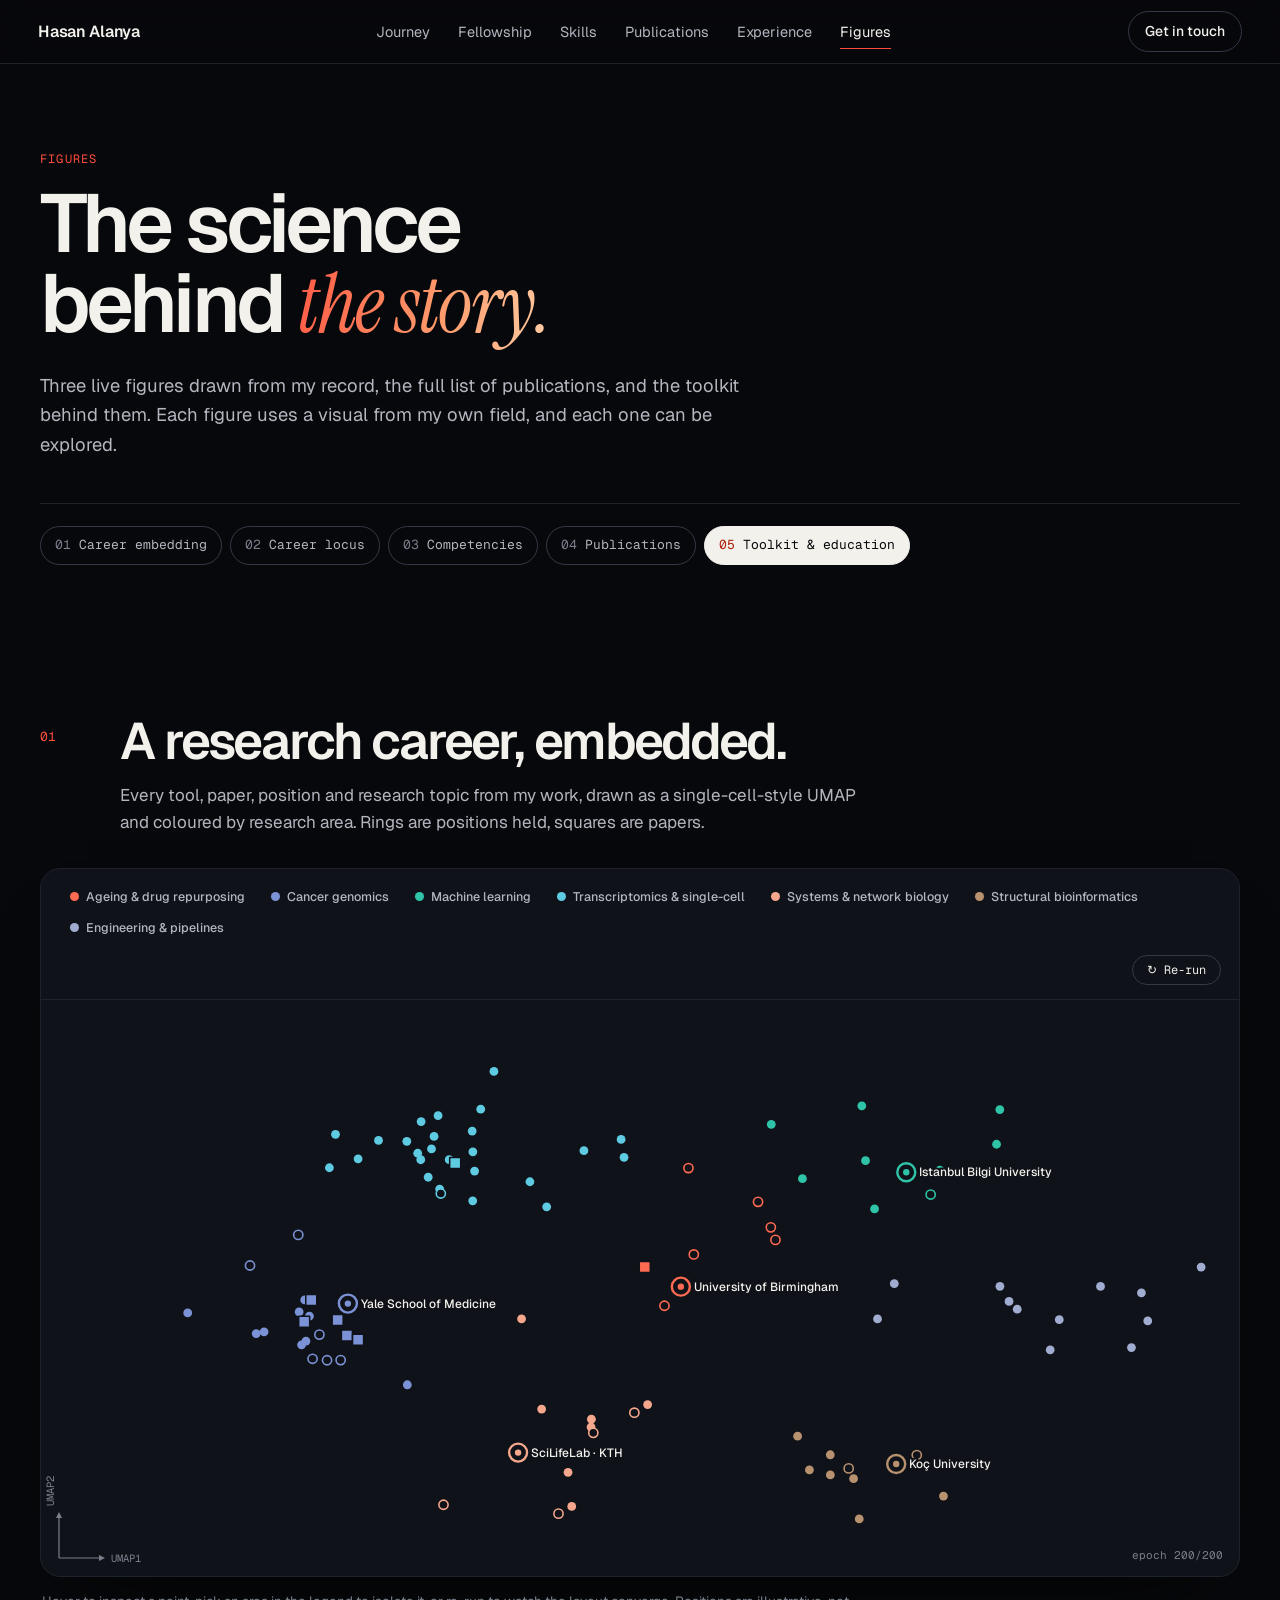
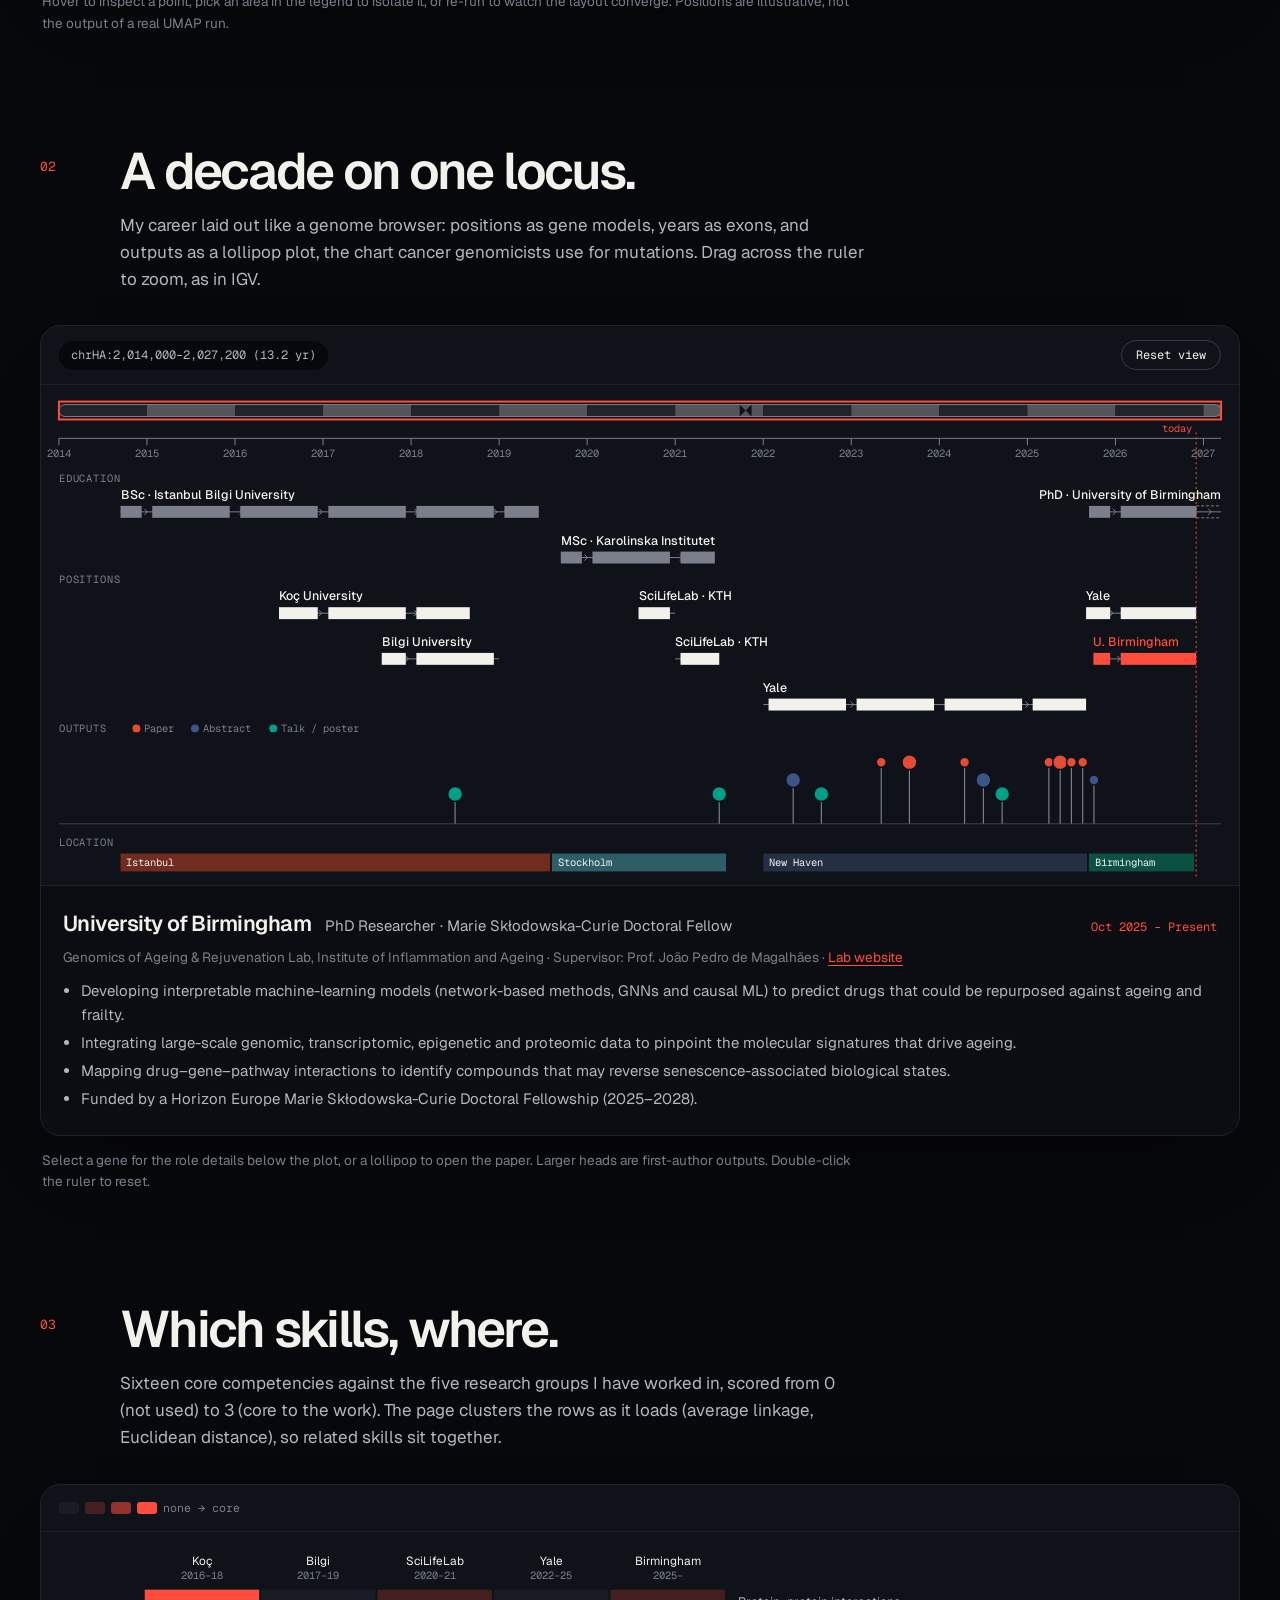
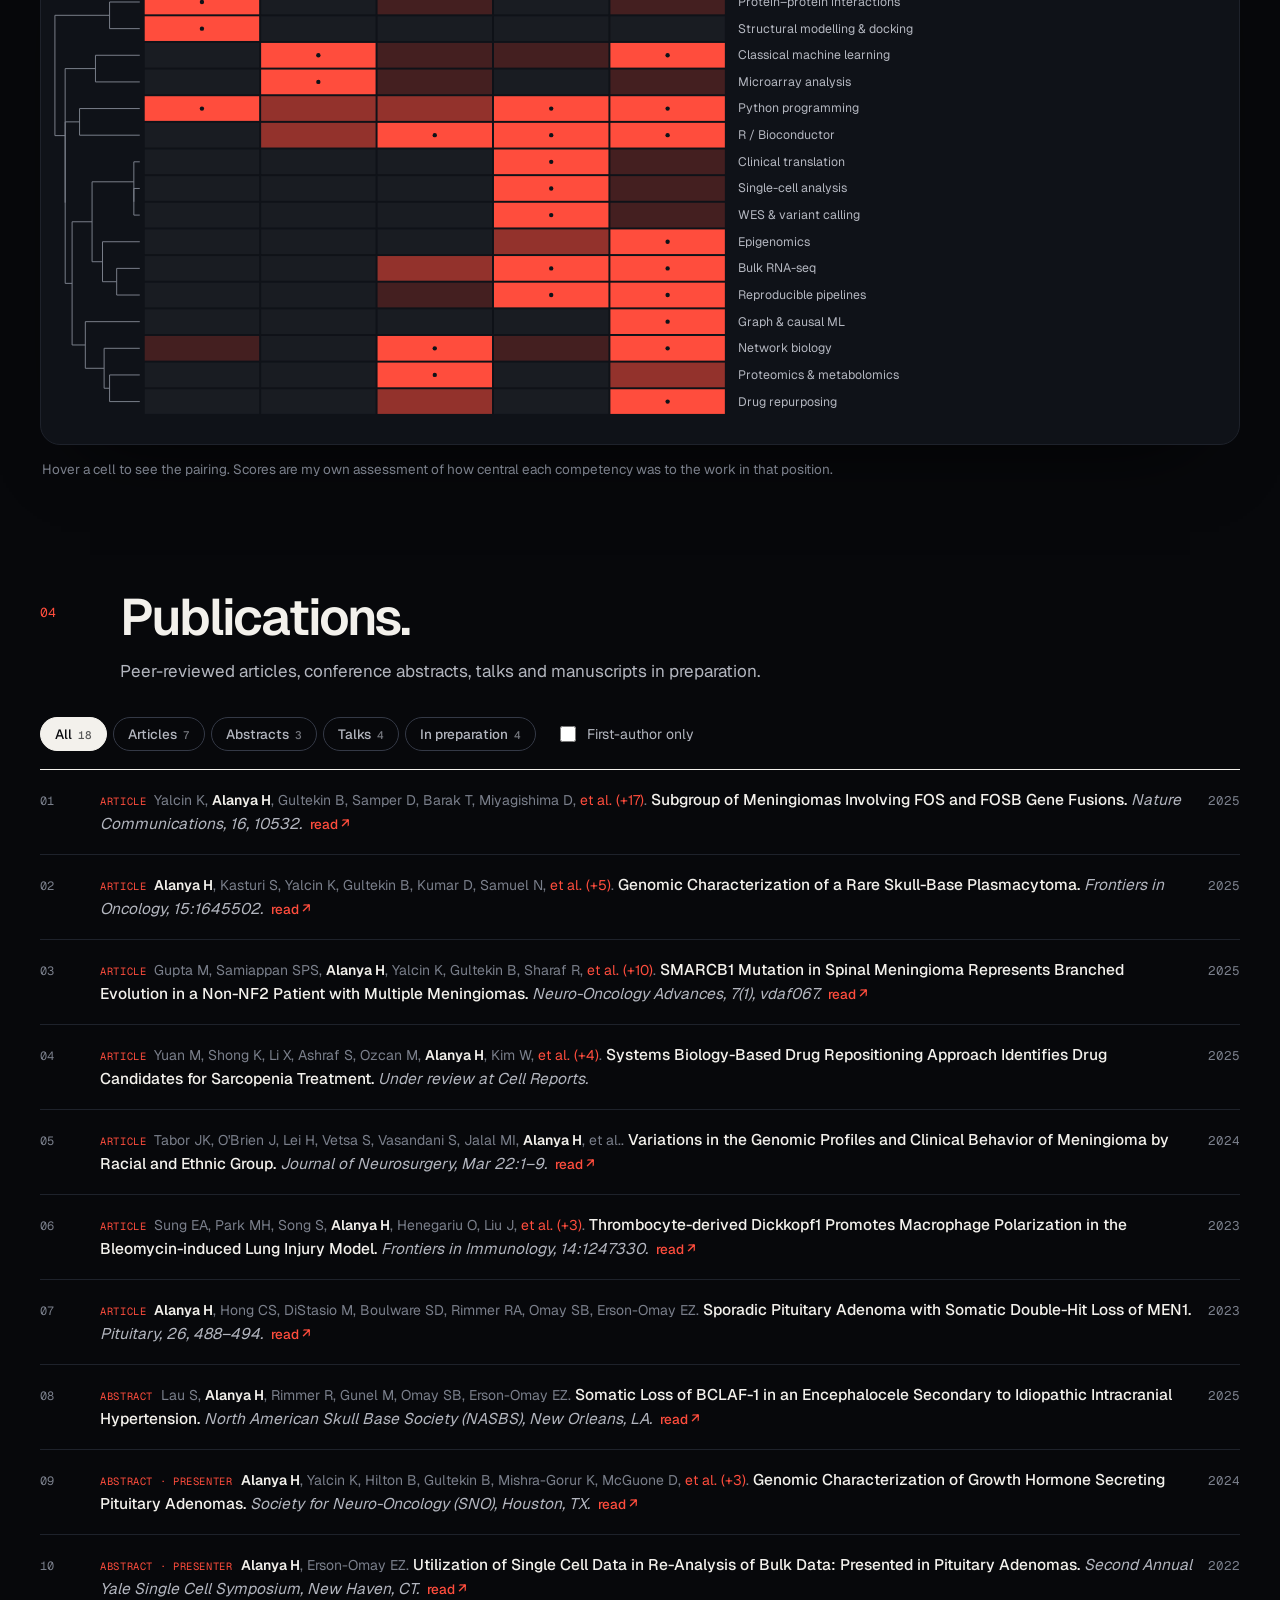
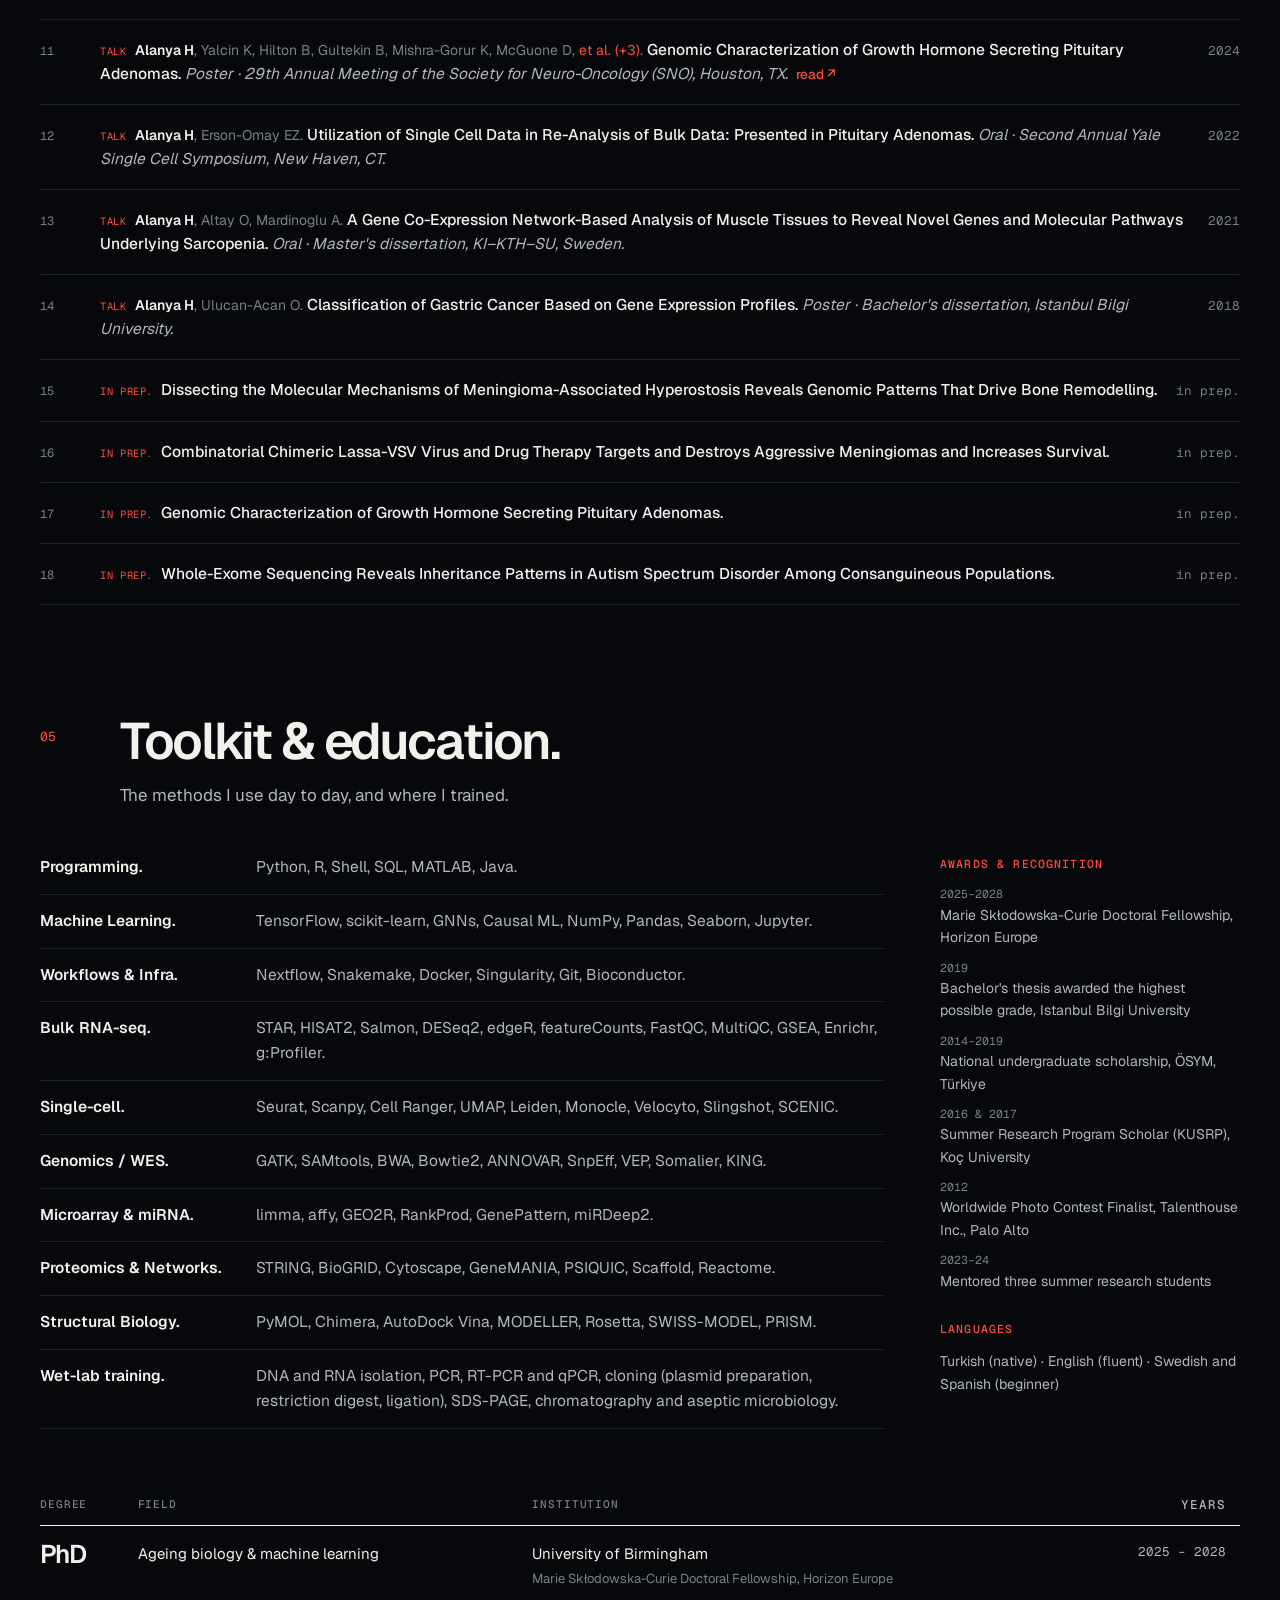
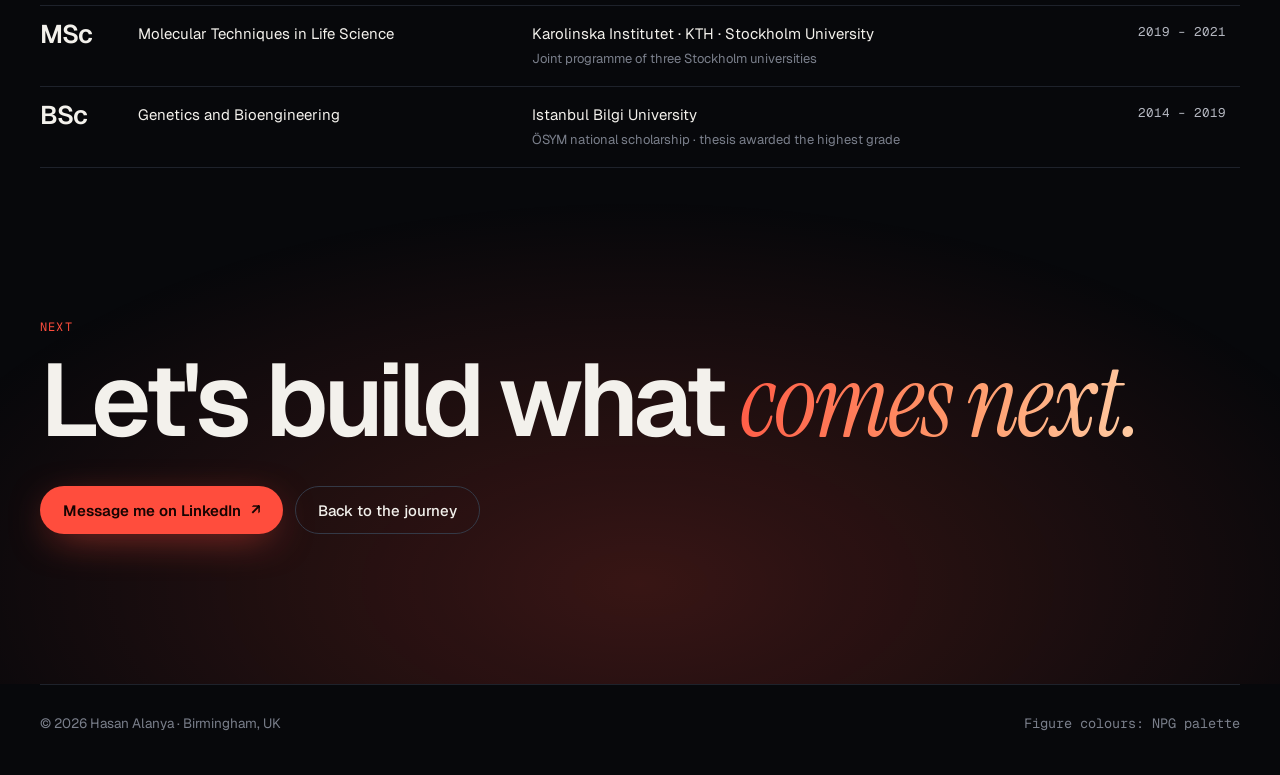
<file: research.html>
<!doctype html>
<html lang="en" data-theme="night">
<head>
  <meta charset="utf-8" />
  <meta name="viewport" content="width=device-width, initial-scale=1" />
  <title>Research · Hasan Alanya</title>
  <meta name="description" content="The science behind the story: live figures, publications and toolkit of Hasan Alanya, computational biologist." />
  <meta name="theme-color" content="#07080b" />
  <link rel="icon" href="assets/favicon.svg" type="image/svg+xml" />
  <link rel="preconnect" href="https://fonts.googleapis.com" />
  <link rel="preconnect" href="https://fonts.gstatic.com" crossorigin />
  <link href="https://fonts.googleapis.com/css2?family=Geist:wght@300..700&family=Geist+Mono:wght@400;500&family=Instrument+Serif:ital@0;1&display=swap" rel="stylesheet" />
  <link rel="stylesheet" href="css/research.css" />
  <link rel="stylesheet" href="css/research-dark.css" />
</head>
<body class="page-research">
  <header class="nav" id="nav">
    <a class="nav__name" href="index.html">Hasan Alanya</a>
    <nav class="nav__links">
      <a href="index.html#journey">Journey</a>
      <a href="index.html#fellowship">Fellowship</a>
      <a href="index.html#skills">Skills</a>
      <a href="index.html#publications">Publications</a>
      <a href="index.html#experience">Experience</a>
      <a href="research.html" class="is-active" aria-current="page">Figures</a>
    </nav>
    <a class="nav__cta" href="index.html#contact">Get in touch</a>
  </header>

  <main>
    <!-- ============ HEADER ============ -->
    <section class="rhero wrap">
      <p class="kicker mono">Figures</p>
      <h1 class="rhero__title">The science behind <em>the story.</em></h1>
      <p class="rhero__lead">Three live figures drawn from my record, the full list of publications, and the toolkit behind
        them. Each figure uses a visual from my own field, and each one can be explored.</p>
      <nav class="rindex mono" id="rIndex">
        <a href="#embedding"><span>01</span>Career embedding</a>
        <a href="#career-locus"><span>02</span>Career locus</a>
        <a href="#competencies"><span>03</span>Competencies</a>
        <a href="#publications"><span>04</span>Publications</a>
        <a href="#toolkit"><span>05</span>Toolkit &amp; education</a>
      </nav>
    </section>

    <!-- ============ FIGURE 1 ============ -->
    <section class="rsec wrap" id="embedding">
      <div class="rsec__head rv">
        <span class="rsec__no mono">01</span>
        <div>
          <h2 class="h2">A research career, embedded.</h2>
          <p>Every tool, paper, position and research topic from my work, drawn as a single-cell-style UMAP and coloured by
            research area. Rings are positions held, squares are papers.</p>
        </div>
      </div>
      <figure class="fig rv">
        <div class="fig__frame">
          <div class="fig__bar">
            <div class="legend" id="umapLegend"></div>
            <button class="tool-btn mono" id="rerun" title="Re-run the embedding">↻ Re-run</button>
          </div>
          <div class="umap" id="umapWrap">
            <canvas id="umap" aria-label="Embedding of tools, papers and roles coloured by research area"></canvas>
            <div class="umap__epoch mono" id="epoch"></div>
            <div class="tip mono" id="umapTip"></div>
          </div>
        </div>
        <figcaption>Hover to inspect a point, pick an area in the legend to isolate it, or re-run to watch the layout converge.
          Positions are illustrative, not the output of a real UMAP run.</figcaption>
      </figure>
    </section>

    <!-- ============ FIGURE 2 ============ -->
    <section class="rsec wrap" id="career-locus">
      <div class="rsec__head rv">
        <span class="rsec__no mono">02</span>
        <div>
          <h2 class="h2">A decade on one locus.</h2>
          <p>My career laid out like a genome browser: positions as gene models, years as exons, and outputs as a lollipop plot,
            the chart cancer genomicists use for mutations. Drag across the ruler to zoom, as in IGV.</p>
        </div>
      </div>
      <figure class="fig rv">
        <div class="fig__frame">
          <div class="fig__bar">
            <span class="locus mono" id="locus">chrHA:2014–2027</span>
            <button class="tool-btn mono" id="resetZoom">Reset view</button>
          </div>
          <div class="browser" id="browserWrap"><svg id="browser"></svg><div class="tip mono" id="browserTip"></div></div>
          <div class="detail" id="detail"></div>
        </div>
        <figcaption>Select a gene for the role details below the plot, or a lollipop to open the paper. Larger heads are first-author
          outputs. Double-click the ruler to reset.</figcaption>
      </figure>
    </section>

    <!-- ============ FIGURE 3 ============ -->
    <section class="rsec wrap" id="competencies">
      <div class="rsec__head rv">
        <span class="rsec__no mono">03</span>
        <div>
          <h2 class="h2">Which skills, where.</h2>
          <p>Sixteen core competencies against the five research groups I have worked in, scored from 0 (not used) to 3 (core to
            the work). The page clusters the rows as it loads (average linkage, Euclidean distance), so related skills sit together.</p>
        </div>
      </div>
      <figure class="fig rv">
        <div class="fig__frame">
          <div class="fig__bar"><div class="scale mono" id="heatScale"></div></div>
          <div class="heat" id="heatWrap"><svg id="heat"></svg><div class="tip mono" id="heatTip"></div></div>
        </div>
        <figcaption>Hover a cell to see the pairing. Scores are my own assessment of how central each competency was to the work in that position.</figcaption>
      </figure>
    </section>

    <!-- ============ PUBLICATIONS ============ -->
    <section class="rsec wrap" id="publications">
      <div class="rsec__head rv">
        <span class="rsec__no mono">04</span>
        <div>
          <h2 class="h2">Publications.</h2>
          <p>Peer-reviewed articles, conference abstracts, talks and manuscripts in preparation.</p>
        </div>
      </div>
      <div class="reftools">
        <div class="tabs" id="refTabs" role="tablist"></div>
        <label class="check"><input type="checkbox" id="firstOnly" /> <span>First-author only</span></label>
      </div>
      <ol class="refs" id="refs"></ol>
    </section>

    <!-- ============ TOOLKIT & EDUCATION ============ -->
    <section class="rsec wrap" id="toolkit">
      <div class="rsec__head rv">
        <span class="rsec__no mono">05</span>
        <div>
          <h2 class="h2">Toolkit &amp; education.</h2>
          <p>The methods I use day to day, and where I trained.</p>
        </div>
      </div>
      <div class="toolkit">
        <div class="methods" id="methodsBody"></div>
        <aside class="toolkit__side">
          <h3 class="side-h mono">Awards &amp; recognition</h3>
          <ul class="supp" id="supp"></ul>
          <h3 class="side-h mono">Languages</h3>
          <p class="side-p">Turkish (native) · English (fluent) · Swedish and Spanish (beginner)</p>
        </aside>
      </div>
      <table class="tbl">
        <thead><tr><th>Degree</th><th>Field</th><th>Institution</th><th class="r">Years</th></tr></thead>
        <tbody id="eduRows"></tbody>
      </table>
    </section>

    <!-- ============ CTA ============ -->
    <section class="section contact">
      <div class="wrap">
        <p class="kicker mono">Next</p>
        <h2 class="contact__title">Let's build what <em>comes next.</em></h2>
        <div class="contact__cta">
          <a class="btn btn--accent" href="https://www.linkedin.com/in/hasanalanya/" target="_blank" rel="noopener">Message me on LinkedIn <span aria-hidden="true">↗</span></a>
          <a class="btn btn--line" href="index.html">Back to the journey</a>
        </div>
      </div>
    </section>
  </main>

  <footer class="foot wrap">
    <span>© <span id="yr"></span> Hasan Alanya · Birmingham, UK</span>
    <span class="mono foot__v">Figure colours: NPG palette</span>
  </footer>

  <script src="js/data.js"></script>
  <script src="js/research.js"></script>
</body>
</html>
</file>
<file: css/research.css>
/* =========================================================
   Base layout and components for the figures page
   ========================================================= */

:root {
  --bg: #f6f6f4;
  --surface: #ffffff;
  --ink: #0e0f12;
  --ink-2: #4a4d55;
  --ink-3: #8b8f98;
  --line: #e2e2de;
  --line-2: #cfcfca;
  --accent: #d62839;
  --dark: #0e0f12;
  --dark-2: #17191e;
  --font: "Geist", "Inter", system-ui, -apple-system, sans-serif;
  --mono: "Geist Mono", ui-monospace, "SF Mono", monospace;
  --ease: cubic-bezier(.2, .7, .2, 1);
}

*, *::before, *::after { box-sizing: border-box; }
html { scroll-behavior: smooth; }
body {
  margin: 0; background: var(--bg); color: var(--ink); font-family: var(--font);
  font-size: 17px; line-height: 1.6; -webkit-font-smoothing: antialiased; text-rendering: optimizeLegibility;
}
a { color: inherit; text-decoration: none; }
.mono { font-family: var(--mono); }
.accent { color: var(--accent); }
::selection { background: var(--ink); color: var(--bg); }
.wrap { width: min(1200px, 100% - 48px); margin: 0 auto; }

/* ---------- nav ---------- */
.nav {
  position: fixed; inset: 0 0 auto 0; z-index: 50; height: 64px; display: flex; align-items: center; justify-content: space-between; gap: 24px;
  padding: 0 clamp(16px, 3vw, 40px); transition: background 0.3s, border-color 0.3s; border-bottom: 1px solid transparent;
}
.nav.is-solid { background: rgba(246, 246, 244, 0.82); backdrop-filter: saturate(160%) blur(14px); -webkit-backdrop-filter: saturate(160%) blur(14px); border-color: var(--line); }
.nav__name { font-weight: 600; letter-spacing: -0.02em; font-size: 16px; }
.nav__links { display: flex; gap: 28px; font-size: 14.5px; color: var(--ink-2); }
.nav__links a { position: relative; transition: color 0.2s; }
.nav__links a:hover, .nav__links a.is-active { color: var(--ink); }
.nav__links a.is-active::after { content: ""; position: absolute; left: 0; right: 0; bottom: -6px; height: 1.5px; background: var(--accent); }
.nav__cta { font-size: 14px; font-weight: 500; padding: 8px 16px; border-radius: 999px; background: var(--ink); color: var(--bg); transition: transform 0.2s; }
.nav__cta:hover { transform: translateY(-1px); }

/* ---------- buttons ---------- */
.btn {
  display: inline-flex; align-items: center; gap: 10px; height: 48px; padding: 0 22px; border-radius: 999px;
  font: 500 15px var(--font); border: 1px solid transparent; cursor: pointer; transition: transform 0.25s var(--ease), background 0.2s, border-color 0.2s, color 0.2s;
}
.btn:hover { transform: translateY(-2px); }
.btn--dark { background: var(--ink); color: var(--bg); }
.btn--accent { background: var(--accent); color: #fff; }
.btn--line { border-color: var(--line-2); background: transparent; color: var(--ink); }
.btn--line:hover { border-color: var(--ink); }
.btn--sm { height: 40px; padding: 0 18px; font-size: 14px; }

/* ---------- story: text + sticky globe ---------- */
.story { display: grid; grid-template-columns: minmax(0, 1fr) minmax(0, 1.05fr); grid-template-areas: "text globe"; }
.story__text { grid-area: text; padding-left: clamp(24px, 6vw, 96px); padding-right: clamp(16px, 2vw, 32px); }
.story__globe { grid-area: globe; position: sticky; top: 0; height: 100vh; height: 100svh; }
.globe-wrap { position: absolute; inset: 64px 0 0 0; }
#globe { width: 100%; height: 100%; display: block; cursor: grab; touch-action: pan-y; }
#globe:active { cursor: grabbing; }
.hud { position: absolute; font-size: 11.5px; color: var(--ink-3); letter-spacing: 0.02em; pointer-events: none; }
.hud--tl { top: 20px; left: 24px; color: var(--ink); }
.hud--tl::before { content: ""; display: inline-block; width: 6px; height: 6px; border-radius: 50%; background: var(--accent); margin-right: 8px; vertical-align: 1px; }
.hud--tr { top: 20px; right: 28px; }
.hud--bl { bottom: 24px; left: 24px; display: flex; gap: 18px; flex-wrap: wrap; }
.legend span { display: inline-flex; align-items: center; gap: 7px; }
.lg-dot { width: 8px; height: 8px; border-radius: 50%; background: var(--accent); box-shadow: 0 0 0 2px #fff, 0 0 0 3px var(--accent); }
.lg-dia { width: 7px; height: 7px; border: 1.2px solid var(--ink); transform: rotate(45deg); }
.legend .hint { color: var(--ink-3); }

.hero { min-height: 100vh; min-height: 100svh; display: flex; flex-direction: column; justify-content: center; padding: 110px 0 70px; }
.eyebrow { display: inline-flex; align-items: center; gap: 10px; margin: 0 0 28px; font-size: 14px; color: var(--ink-2); }
.live { width: 8px; height: 8px; border-radius: 50%; background: var(--accent); position: relative; }
.live::after { content: ""; position: absolute; inset: -5px; border-radius: 50%; border: 1.5px solid var(--accent); animation: ping 2.2s var(--ease) infinite; }
@keyframes ping { from { transform: scale(0.5); opacity: 1; } to { transform: scale(1.7); opacity: 0; } }
.hero__title { margin: 0; font-size: clamp(3rem, 6.2vw, 5.5rem); font-weight: 600; letter-spacing: -0.045em; line-height: 0.98; max-width: 11ch; }
.hero__lead { margin: 30px 0 0; max-width: 34em; font-size: clamp(1.05rem, 1.5vw, 1.22rem); color: var(--ink-2); line-height: 1.55; }
.hero__lead em { color: var(--ink); font-style: normal; font-weight: 500; }
.hero__cta { display: flex; flex-wrap: wrap; gap: 12px; margin-top: 36px; }
.hero__facts { display: grid; grid-template-columns: repeat(3, auto); justify-content: start; gap: 0 36px; margin: 56px 0 0; padding-top: 22px; border-top: 1px solid var(--line); }
.hero__facts dt { font-family: var(--mono); font-size: 11px; letter-spacing: 0.08em; text-transform: uppercase; color: var(--ink-3); }
.hero__facts dd { margin: 4px 0 0; font-size: 15px; font-weight: 500; }

.chapter { min-height: 92vh; display: flex; flex-direction: column; justify-content: center; padding: 60px 0; max-width: 560px; opacity: 0.28; transition: opacity 0.7s var(--ease); }
.chapter.is-active { opacity: 1; }
.chapter__meta { margin: 0 0 18px; font-size: 13px; color: var(--ink-2); line-height: 1.5; }
.chapter__no { color: var(--accent); font-weight: 500; margin-right: 12px; }
.chapter__meta .dot { color: var(--ink-3); margin: 0 6px; }
.chapter__title { margin: 0 0 22px; font-size: clamp(2rem, 3.4vw, 3rem); font-weight: 600; letter-spacing: -0.035em; line-height: 1.05; }
.chapter p { margin: 0 0 16px; color: var(--ink-2); font-size: 17px; }
.chapter p em { color: var(--ink); }
.milestones { list-style: none; margin: 18px 0 0; padding: 18px 0 0; border-top: 1px solid var(--line); display: grid; gap: 10px; }
.milestones li { position: relative; padding-left: 26px; font-size: 15px; font-weight: 500; }
.milestones li::before { content: ""; position: absolute; left: 0; top: 0.62em; width: 14px; height: 1.5px; background: var(--accent); }

/* ---------- sections ---------- */
.section { padding: clamp(90px, 12vw, 150px) 0; }
.section--tight { padding-top: 0; }
.head { max-width: 760px; margin-bottom: 56px; }
.head--row { max-width: none; display: flex; justify-content: space-between; align-items: flex-end; gap: 24px; flex-wrap: wrap; }
.kicker { margin: 0 0 14px; font-size: 12px; letter-spacing: 0.1em; text-transform: uppercase; color: var(--accent); }
.h2 { margin: 0; font-size: clamp(2rem, 4vw, 3.3rem); font-weight: 600; letter-spacing: -0.04em; line-height: 1.04; }

.caps { display: grid; grid-template-columns: repeat(2, 1fr); border-top: 1px solid var(--line); }
.cap { padding: 34px 40px 38px 0; border-bottom: 1px solid var(--line); }
.cap:nth-child(2n) { padding-left: 40px; padding-right: 0; border-left: 1px solid var(--line); }
.cap__no { font-size: 12px; color: var(--ink-3); }
.cap h3 { margin: 14px 0 10px; font-size: 1.5rem; font-weight: 600; letter-spacing: -0.025em; }
.cap p { margin: 0; color: var(--ink-2); max-width: 30em; }
.cap .cap__proof { margin-top: 18px; font-size: 12.5px; color: var(--ink-3); }

.numbers { display: grid; grid-template-columns: repeat(5, 1fr); border-top: 1px solid var(--line); border-bottom: 1px solid var(--line); }
.num { padding: 34px 0 30px; display: flex; flex-direction: column; gap: 6px; }
.num + .num { padding-left: 28px; border-left: 1px solid var(--line); }
.num__v { font-size: clamp(2.6rem, 5vw, 4.4rem); font-weight: 600; letter-spacing: -0.05em; line-height: 1; }
.num__l { font-size: 14px; color: var(--ink-2); }
.logos { margin-top: 64px; }
.logos ul { list-style: none; margin: 0; padding: 0; display: flex; flex-wrap: wrap; gap: 14px 40px; }
.logos li { font-size: clamp(1.05rem, 1.7vw, 1.35rem); font-weight: 500; letter-spacing: -0.02em; color: var(--ink-3); transition: color 0.2s; }
.logos li:hover { color: var(--ink); }

.works { border-top: 1px solid var(--ink); }
.work {
  display: grid; grid-template-columns: 200px minmax(0, 1fr) 130px 40px; gap: 28px; align-items: start;
  padding: 30px 0; border-bottom: 1px solid var(--line); transition: background 0.3s;
}
.work__venue { font-size: 15px; font-weight: 500; }
.work__year { display: block; font-family: var(--mono); font-size: 12px; color: var(--ink-3); margin-top: 4px; }
.work__title { margin: 0 0 8px; font-size: 1.35rem; font-weight: 600; letter-spacing: -0.02em; line-height: 1.25; transition: color 0.2s; }
.work__sum { margin: 0; color: var(--ink-2); font-size: 15.5px; }
.work__role { font-family: var(--mono); font-size: 12px; color: var(--ink-3); padding-top: 4px; }
.work__role.is-first { color: var(--accent); }
.work__go { width: 40px; height: 40px; border-radius: 50%; border: 1px solid var(--line-2); display: grid; place-items: center; transition: background 0.25s, color 0.25s, transform 0.3s var(--ease), border-color 0.25s; }
.work:hover .work__title { color: var(--accent); }
.work:hover .work__go { background: var(--ink); color: var(--bg); border-color: var(--ink); transform: rotate(-45deg); }
.allpubs { margin-top: 30px; }
.allpubs ol { margin: 0; padding: 0; list-style: none; columns: 2; column-gap: 48px; }
.allpubs li { break-inside: avoid; padding: 12px 0; border-bottom: 1px solid var(--line); font-size: 14.5px; color: var(--ink-2); }
.allpubs li b { color: var(--ink); font-weight: 600; }
.allpubs .t { color: var(--ink); font-weight: 500; }
.allpubs .m { display: block; font-family: var(--mono); font-size: 11.5px; color: var(--ink-3); margin-top: 3px; }
.allpubs a { color: var(--accent); }

/* ---------- dark approach ---------- */
.dark { background: var(--dark); color: #f2f2f0; }
.dark .kicker { color: #ff5b6b; }
.statement { margin: 0; max-width: 20em; font-size: clamp(1.9rem, 4.2vw, 3.6rem); font-weight: 500; letter-spacing: -0.04em; line-height: 1.1; color: #8e9099; }
.statement__em { color: #f2f2f0; }
.steps { list-style: none; margin: 90px 0 0; padding: 0; display: grid; grid-template-columns: repeat(3, 1fr); gap: 0; counter-reset: s; }
.step { position: relative; padding: 34px 32px 0 0; border-top: 1px solid #2c2f36; }
.step::before { content: ""; position: absolute; top: -4px; left: 0; width: 7px; height: 7px; border-radius: 50%; background: #ff5b6b; }
.step__no { font-size: 12px; color: #8e9099; }
.step h3 { margin: 12px 0 10px; font-size: 1.6rem; font-weight: 600; letter-spacing: -0.03em; }
.step p { margin: 0; color: #a9abb3; font-size: 15.5px; max-width: 26em; }

/* ---------- contact ---------- */
.contact__title { margin: 0; font-size: clamp(3rem, 8vw, 7rem); font-weight: 600; letter-spacing: -0.055em; line-height: 0.95; }
.contact__lead { margin: 28px 0 0; max-width: 34em; font-size: 1.15rem; color: var(--ink-2); }
.contact__cta { display: flex; flex-wrap: wrap; gap: 12px; margin-top: 36px; }
.foot { display: flex; justify-content: space-between; flex-wrap: wrap; gap: 12px; padding: 28px 0 40px; border-top: 1px solid var(--line); font-size: 13.5px; color: var(--ink-3); }
.foot a { color: var(--ink-2); text-decoration: underline; text-underline-offset: 3px; }

/* reveal */
.rv { opacity: 0; transform: translateY(18px); transition: opacity 0.9s var(--ease), transform 0.9s var(--ease); }
.rv.in { opacity: 1; transform: none; }
@media (prefers-reduced-motion: reduce) { .rv { opacity: 1; transform: none; } .chapter { opacity: 1; } html { scroll-behavior: auto; } }
a:focus-visible, button:focus-visible { outline: 2px solid var(--accent); outline-offset: 3px; }

/* ---------- responsive ---------- */
@media (max-width: 1100px) {
  .work { grid-template-columns: 150px minmax(0, 1fr) 40px; }
  .work__role { grid-column: 2; grid-row: 2; padding-top: 0; }
  .work__go { grid-column: 3; grid-row: 1; }
  .numbers { grid-template-columns: repeat(3, 1fr); }
  .num:nth-child(4) { padding-left: 0; border-left: 0; }
  .num:nth-child(n+4) { border-top: 1px solid var(--line); }
}
@media (max-width: 900px) {
  .nav__links { display: none; }
  .story { grid-template-columns: 1fr; grid-template-areas: "globe" "text"; }
  .story__globe { position: sticky; top: 0; height: 52vh; z-index: 5; background: var(--bg); border-bottom: 1px solid var(--line); }
  .globe-wrap { inset: 56px 0 0 0; }
  .nav { height: 56px; background: rgba(246, 246, 244, 0.9); backdrop-filter: blur(12px); -webkit-backdrop-filter: blur(12px); }
  .story__text { padding: 0 20px; }
  .hero { min-height: auto; padding: 40px 0 60px; }
  .chapter { min-height: 70vh; padding: 48px 0; opacity: 0.4; }
  .hud--tl { top: 10px; left: 14px; } .hud--tr { top: 10px; right: 14px; } .hud--bl { bottom: 10px; left: 14px; gap: 12px; }
  .legend .hint { display: none; }
  .caps { grid-template-columns: 1fr; }
  .cap, .cap:nth-child(2n) { padding: 28px 0; border-left: 0; }
  .steps { grid-template-columns: 1fr; gap: 36px; margin-top: 60px; }
  .allpubs ol { columns: 1; }
}
@media (max-width: 600px) {
  .wrap { width: calc(100% - 32px); }
  .hero__facts { grid-template-columns: 1fr; gap: 14px; }
  .hud--tr { display: none; }
  .numbers { grid-template-columns: 1fr 1fr; }
  .num, .num + .num { padding: 24px 0 22px; border-left: 0; }
  .num:nth-child(2n) { padding-left: 20px; border-left: 1px solid var(--line); }
  .num:nth-child(n+3) { border-top: 1px solid var(--line); }
  .work { grid-template-columns: 1fr 40px; gap: 10px 16px; }
  .work__venue { grid-column: 1; }
  .work > div:nth-child(2) { grid-column: 1 / -1; }
  .work__role { grid-column: 1; grid-row: auto; }
  .work__go { grid-column: 2; grid-row: 1; }
  .logos ul { gap: 10px 22px; }
}

/* =========================================================
   Teaser cards and figures page
   ========================================================= */
:root {
  /* literal colours read by the figure code (research.js) */
  --paper: #f6f6f4;
  --fig: #ffffff;
  --rule: #e2e2de;
  --rule-2: #cfcfca;
}

/* ---------- homepage teaser ---------- */
.teasers { display: grid; grid-template-columns: repeat(3, 1fr); gap: 20px; }
.teaser {
  display: flex; flex-direction: column; padding: 22px 22px 26px; border-radius: 18px; background: var(--surface);
  border: 1px solid var(--line); transition: transform 0.35s var(--ease), border-color 0.25s, box-shadow 0.35s var(--ease);
}
.teaser:hover { transform: translateY(-4px); border-color: var(--line-2); box-shadow: 0 24px 50px -30px rgba(14, 15, 18, 0.35); }
.teaser__art { width: 100%; height: auto; aspect-ratio: 240 / 140; margin-bottom: 18px; border-radius: 10px; background: var(--bg); padding: 8px; }
.teaser__no { font-size: 12px; color: var(--ink-3); }
.teaser h3 { margin: 8px 0 6px; font-size: 1.3rem; font-weight: 600; letter-spacing: -0.025em; }
.teaser p { margin: 0; font-size: 15px; color: var(--ink-2); }
.teaser:hover h3 { color: var(--accent); }

/* ---------- research page ---------- */
.page-research .nav { background: rgba(246, 246, 244, 0.82); backdrop-filter: saturate(160%) blur(14px); -webkit-backdrop-filter: saturate(160%) blur(14px); border-color: var(--line); }
.rhero { padding: 150px 0 40px; }
.rhero__title { margin: 0; font-size: clamp(2.8rem, 6.4vw, 5.4rem); font-weight: 600; letter-spacing: -0.05em; line-height: 0.98; max-width: 12ch; }
.rhero__lead { margin: 26px 0 0; max-width: 38em; font-size: 1.15rem; color: var(--ink-2); }
.rindex { display: flex; flex-wrap: wrap; gap: 8px; margin-top: 44px; padding-top: 22px; border-top: 1px solid var(--line); font-size: 13px; }
.rindex a { display: inline-flex; gap: 8px; padding: 8px 14px; border-radius: 999px; border: 1px solid var(--line-2); color: var(--ink-2); transition: all 0.2s; }
.rindex a span { color: var(--ink-3); }
.rindex a:hover { border-color: var(--ink); color: var(--ink); }
.rindex a.is-active { background: var(--ink); border-color: var(--ink); color: var(--bg); }
.rindex a.is-active span { color: #ff8a95; }
.rsec { padding-top: 110px; scroll-margin-top: 40px; }
.rsec__head { display: grid; grid-template-columns: 70px minmax(0, 1fr); gap: 0 10px; margin-bottom: 32px; max-width: 900px; }
.rsec__no { font-size: 13px; color: var(--accent); padding-top: 12px; }
.rsec__head p { margin: 14px 0 0; color: var(--ink-2); max-width: 44em; }

.fig { margin: 0; }
.fig__frame { background: var(--surface); border: 1px solid var(--line); border-radius: 20px; overflow: hidden; }
.fig__bar { display: flex; align-items: center; gap: 14px; flex-wrap: wrap; padding: 14px 18px; border-bottom: 1px solid var(--line); font-size: 13px; }
figcaption { margin: 14px 0 0 2px; font-size: 13.5px; color: var(--ink-3); max-width: 60em; }
.tool-btn { margin-left: auto; font-size: 12px; color: var(--ink); background: transparent; border: 1px solid var(--line-2); border-radius: 999px; padding: 6px 14px; cursor: pointer; transition: all 0.2s; }
.tool-btn:hover { background: var(--ink); color: var(--bg); border-color: var(--ink); }
.legend { display: flex; flex-wrap: wrap; gap: 4px; }
.legend button { display: inline-flex; align-items: center; gap: 7px; font: 500 12.5px var(--font); color: var(--ink-2); background: transparent; border: 1px solid transparent; border-radius: 999px; padding: 4px 10px; cursor: pointer; transition: all 0.2s; }
.legend button i { width: 9px; height: 9px; border-radius: 50%; background: var(--c); display: inline-block; }
.legend button:hover { border-color: var(--line-2); }
.legend button.is-on { border-color: var(--ink); color: var(--ink); }
.legend.has-on button:not(.is-on) { opacity: 0.4; }
.tip { position: absolute; z-index: 5; pointer-events: none; max-width: 300px; padding: 8px 11px; font-size: 11.5px; line-height: 1.45; background: var(--ink); color: var(--bg); border-radius: 8px; opacity: 0; transition: opacity 0.12s; }
.tip b { font-family: var(--font); font-weight: 600; font-size: 12.5px; }

.umap { position: relative; height: clamp(400px, 64vh, 620px); cursor: crosshair; }
#umap { width: 100%; height: 100%; display: block; }
.umap__epoch { position: absolute; right: 16px; bottom: 12px; font-size: 11px; color: var(--ink-3); }

.browser { position: relative; padding: 6px 4px 0; }
#browser { display: block; width: 100%; user-select: none; touch-action: pan-y; }
.locus { font-size: 12px; color: var(--ink-2); padding: 5px 12px; border-radius: 999px; background: var(--bg); }
#browser .axis text, #browser .lbl { font-family: var(--mono); font-size: 10.5px; fill: var(--ink-3); }
#browser .track-name { font-family: var(--mono); font-size: 10.5px; letter-spacing: 0.08em; fill: var(--ink-3); text-transform: uppercase; }
#browser .gene { cursor: pointer; }
#browser .gene text { font-family: var(--font); font-size: 12.5px; font-weight: 500; fill: var(--ink); }
#browser .gene:hover rect.exon, #browser .gene.is-sel rect.exon { fill: var(--accent); }
#browser .gene.is-sel text { fill: var(--accent); }
#browser .lolli { cursor: pointer; }
#browser .lolli:hover circle { stroke: var(--ink); stroke-width: 2; }
#browser .brush { fill: rgba(214, 40, 57, 0.08); stroke: var(--accent); stroke-dasharray: 3 3; }
#browser .ruler-hit { cursor: ew-resize; }
.detail { border-top: 1px solid var(--line); padding: 20px 22px; font-size: 15px; min-height: 64px; background: #fbfbfa; }
.detail__head { display: flex; flex-wrap: wrap; align-items: baseline; gap: 6px 14px; margin-bottom: 6px; }
.detail__org { font-size: 1.35rem; font-weight: 600; letter-spacing: -0.025em; }
.detail__role { color: var(--ink-2); }
.detail__dates { margin-left: auto; font-family: var(--mono); font-size: 12px; color: var(--accent); }
.detail__group { color: var(--ink-3); font-size: 13.5px; margin: 0 0 10px; }
.detail ul { margin: 0; padding-left: 18px; color: var(--ink-2); }
.detail li { margin-bottom: 4px; }
.ilink { color: var(--accent); text-decoration: underline; text-underline-offset: 3px; }

.heat { position: relative; padding: 14px 8px 18px; }
#heat { display: block; width: 100%; }
#heat text { font-family: var(--font); font-size: 12.5px; fill: var(--ink-2); }
#heat .col text, #heat .collbl { font-family: var(--mono); font-size: 10.5px; fill: var(--ink-3); }
#heat .cell { transition: opacity 0.15s; }
#heat.hovering .cell:not(.on) { opacity: 0.4; }
#heat .dendro { stroke: var(--ink-3); stroke-width: 1; fill: none; }
#heat text.on { fill: var(--accent); font-weight: 600; }
.scale { display: flex; align-items: center; gap: 6px; font-size: 11.5px; color: var(--ink-3); }
.scale i { width: 20px; height: 12px; display: inline-block; border-radius: 3px; }

.reftools { display: flex; flex-wrap: wrap; align-items: center; gap: 12px 20px; margin-bottom: 18px; font-size: 14px; }
.tabs { display: flex; flex-wrap: wrap; gap: 6px; }
.tabs button { font: 500 13.5px var(--font); color: var(--ink-2); background: transparent; border: 1px solid var(--line-2); border-radius: 999px; padding: 7px 14px; cursor: pointer; transition: all 0.2s; }
.tabs button:hover { border-color: var(--ink); }
.tabs button.is-on { background: var(--ink); color: var(--bg); border-color: var(--ink); }
.tabs .ct { font-family: var(--mono); font-size: 11px; opacity: 0.65; margin-left: 6px; }
.check { display: inline-flex; align-items: center; gap: 8px; cursor: pointer; color: var(--ink-2); }
.check input { accent-color: var(--accent); width: 16px; height: 16px; }
.refs { list-style: none; margin: 0; padding: 0; border-top: 1px solid var(--ink); counter-reset: ref; }
.refs li { counter-increment: ref; display: grid; grid-template-columns: 44px minmax(0, 1fr) auto; gap: 0 16px; align-items: baseline; padding: 18px 0; border-bottom: 1px solid var(--line); font-size: 15.5px; line-height: 1.55; animation: rin 0.4s ease both; }
@keyframes rin { from { opacity: 0; transform: translateY(6px); } }
.refs li::before { content: counter(ref, decimal-leading-zero); font-family: var(--mono); font-size: 12px; color: var(--ink-3); }
.refs .ty { display: inline-block; margin-right: 8px; font-family: var(--mono); font-size: 10.5px; letter-spacing: 0.06em; text-transform: uppercase; color: var(--accent); }
.refs .au { color: var(--ink-3); font-size: 14px; }
.refs .au b { color: var(--ink); font-weight: 600; }
.refs .ti { color: var(--ink); font-weight: 500; }
.refs .ve { font-style: italic; color: var(--ink-2); }
.refs .yr { font-family: var(--mono); font-size: 12.5px; color: var(--ink-3); white-space: nowrap; }
.refs a.go { margin-left: 8px; font-size: 13.5px; font-weight: 500; color: var(--accent); white-space: nowrap; }
.refs .more { font: inherit; color: var(--accent); background: none; border: 0; padding: 0; cursor: pointer; }

.toolkit { display: grid; grid-template-columns: minmax(0, 1fr) 300px; gap: 56px; }
.methods p { display: grid; grid-template-columns: 200px minmax(0, 1fr); gap: 16px; margin: 0; padding: 14px 0; border-bottom: 1px solid var(--line); font-size: 15.5px; color: var(--ink-2); }
.methods .runin { font-weight: 600; color: var(--ink); }
.side-h { margin: 14px 0 12px; font-size: 11.5px; font-weight: 500; letter-spacing: 0.1em; text-transform: uppercase; color: var(--accent); }
.side-h + .supp { margin-bottom: 28px; }
.supp { list-style: none; margin: 0; padding: 0; display: grid; gap: 10px; font-size: 14px; color: var(--ink-2); }
.supp .y { display: block; font-family: var(--mono); font-size: 11.5px; color: var(--ink-3); }
.side-p { margin: 0; font-size: 14px; color: var(--ink-2); }
.tbl { width: 100%; margin-top: 56px; border-collapse: collapse; font-size: 15px; }
.tbl th { text-align: left; font-family: var(--mono); font-size: 11px; font-weight: 500; letter-spacing: 0.08em; text-transform: uppercase; color: var(--ink-3); padding: 10px 14px 10px 0; border-bottom: 1px solid var(--ink); }
.tbl td { padding: 16px 14px 16px 0; border-bottom: 1px solid var(--line); vertical-align: top; }
.tbl td:first-child { font-size: 1.6rem; font-weight: 600; letter-spacing: -0.03em; line-height: 1; }
.tbl .r { text-align: right; font-family: var(--mono); font-size: 12.5px; color: var(--ink-2); white-space: nowrap; }
.tbl .note2 { display: block; color: var(--ink-3); font-size: 13px; margin-top: 3px; }

@media (max-width: 900px) {
  .teasers { grid-template-columns: 1fr; }
  .rhero { padding-top: 110px; }
  .rsec { padding-top: 80px; }
  .rsec__head { grid-template-columns: 1fr; }
  .rsec__no { padding-top: 0; margin-bottom: 6px; }
  .toolkit { grid-template-columns: 1fr; gap: 24px; }
  .methods p { grid-template-columns: 1fr; gap: 2px; }
}
@media (max-width: 600px) {
  .refs li { grid-template-columns: 30px minmax(0, 1fr); }
  .refs .yr { grid-column: 2; }
  .tbl th:nth-child(2), .tbl td:nth-child(2) { display: none; }
  .umap { height: 420px; }
  .fig__bar .legend { order: 3; width: 100%; }
  .fig__frame { border-radius: 14px; }
}
</file>
<file: css/research-dark.css>
/* =========================================================
   Dark theme for the figures page.
   Loads after research.css and only swaps the palette.
   The figure code reads these variables, so they stay literal hex.
   ========================================================= */
:root {
  --bg: #07080b;
  --surface: #0f1218;
  --ink: #f3f1ec;
  --ink-2: #b3b6bf;
  --ink-3: #7a7f8b;
  --line: #1e222b;
  --line-2: #343946;
  --accent: #ff4d3d;
  --paper: #07080b;
  --fig: #0f1218;
  --rule: #232731;
  --rule-2: #3a3f4c;
  --serif: "Instrument Serif", "Iowan Old Style", Georgia, serif;
}
html { background: var(--bg); }
::selection { background: var(--accent); color: #140402; }
.page-research .nav { background: rgba(7, 8, 11, 0.74); border-color: var(--line); }
.nav__links a.is-active { color: var(--ink); }
.nav__cta { background: transparent; color: var(--ink); border: 1px solid var(--line-2); }
.nav__cta:hover { background: rgba(255, 255, 255, 0.08); }
.rhero__title em, .contact__title em {
  font-family: var(--serif); font-style: italic; font-weight: 400; letter-spacing: -0.02em; padding-right: 0.08em;
  background: linear-gradient(100deg, #ff5a45 0%, #ff9a6b 55%, #ffd0a8 100%); -webkit-background-clip: text; background-clip: text; color: transparent;
}
.kicker { color: var(--accent); }
.rindex a.is-active span { color: #b0220f; }
.fig__frame { box-shadow: 0 40px 80px -50px #000; }
.detail { background: #0b0d12; }
#browser .brush { fill: rgba(255, 77, 61, 0.14); }
.tip { background: #f3f1ec; color: #07080b; }
.btn--accent { color: #160402; font-weight: 600; box-shadow: 0 10px 40px -12px rgba(255, 77, 61, 0.7); }
.btn--line { border-color: var(--line-2); }
.contact { position: relative; overflow: hidden; }
.contact::before { content: ""; position: absolute; left: 50%; bottom: -55%; width: 120%; aspect-ratio: 2 / 1; translate: -50% 0; background: radial-gradient(closest-side, rgba(255, 77, 61, 0.2), transparent); pointer-events: none; }
.contact .wrap { position: relative; }
</file>
